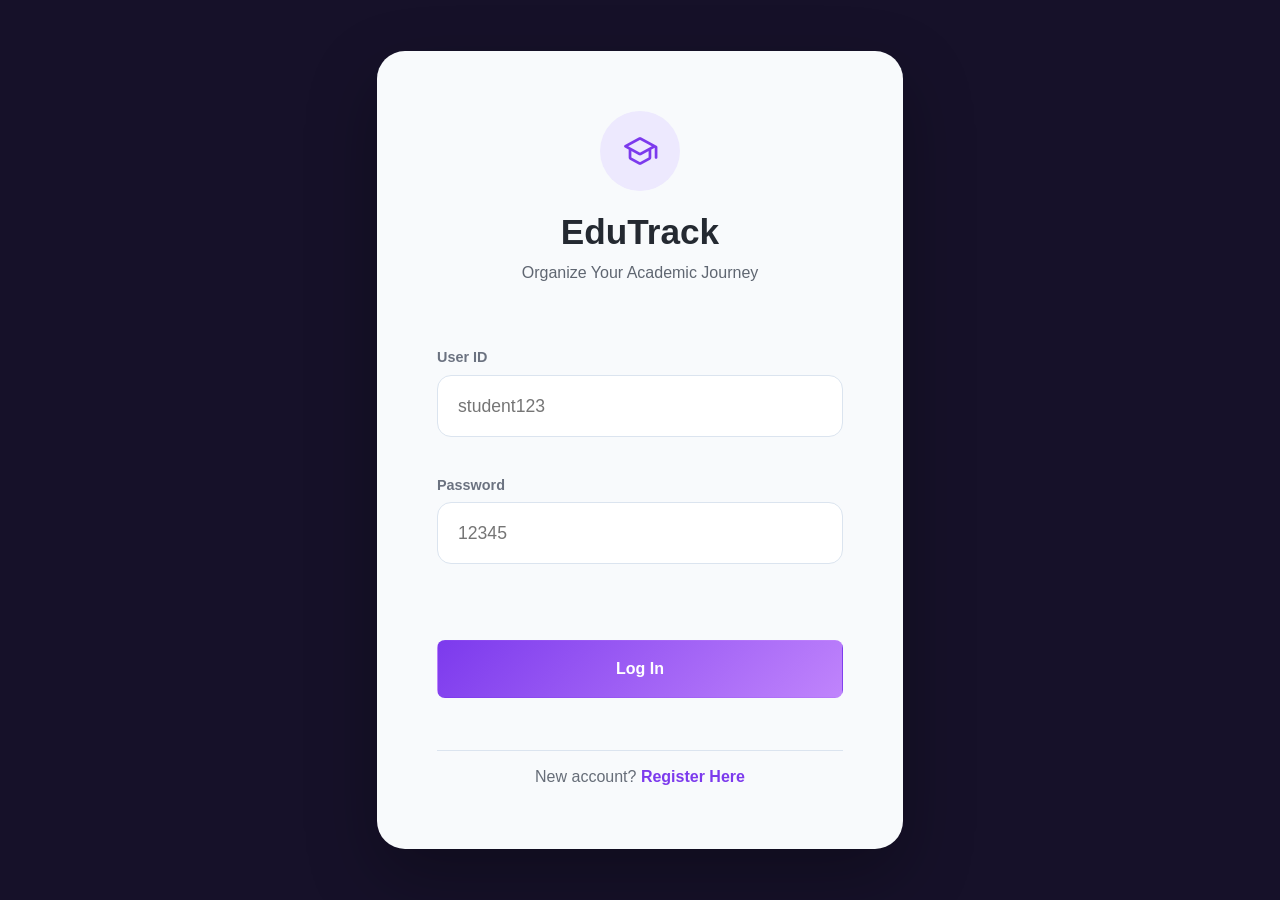
<file: index.html>
<!DOCTYPE html>
<html lang="en">
<head>
    <meta charset="UTF-8">
    <meta name="viewport" content="width=device-width, initial-scale=1.0">
    <meta name="description" content="IMS566 static student productivity dashboard prototype for academic monitoring, tasks, and class records.">
    <title>Login | EduTrack</title>
    <link rel="preconnect" href="https://fonts.googleapis.com">
    <link rel="preconnect" href="https://fonts.gstatic.com" crossorigin>
    <link href="https://fonts.googleapis.com/css2?family=Material+Symbols+Rounded:opsz,wght,FILL,GRAD@24,500,1,0" rel="stylesheet">
    <link rel="stylesheet" href="css/style.css">
    <script defer src="js/script.js"></script>
</head>
<body class="login-body simple-login">
    <main class="simple-login-card" aria-label="Student portal login">
        <div class="login-icon" aria-hidden="true">
            <span class="material-symbols-rounded">school</span>
        </div>
        <h1>EduTrack</h1>
        <p class="login-subtitle">Organize Your Academic Journey</p>

        <form onsubmit="event.preventDefault(); login();" class="login-form">
            <div class="form-group">
                <label class="form-label" for="username">User ID</label>
                <input class="form-control" id="username" name="username" autocomplete="username" placeholder="student123" required>
            </div>
            <div class="form-group">
                <label class="form-label" for="password">Password</label>
                <input class="form-control" id="password" name="password" type="password" autocomplete="current-password" placeholder="12345" required>
            </div>
            <p id="error" class="error-text" role="alert" aria-live="polite"></p>
            <button class="btn btn-primary w-100" type="submit">Log In</button>
        </form>

        <div class="login-divider"></div>
        <p class="register-line">New account? <a href="register.html">Register Here</a></p>
    </main>
</body>
</html>
</file>
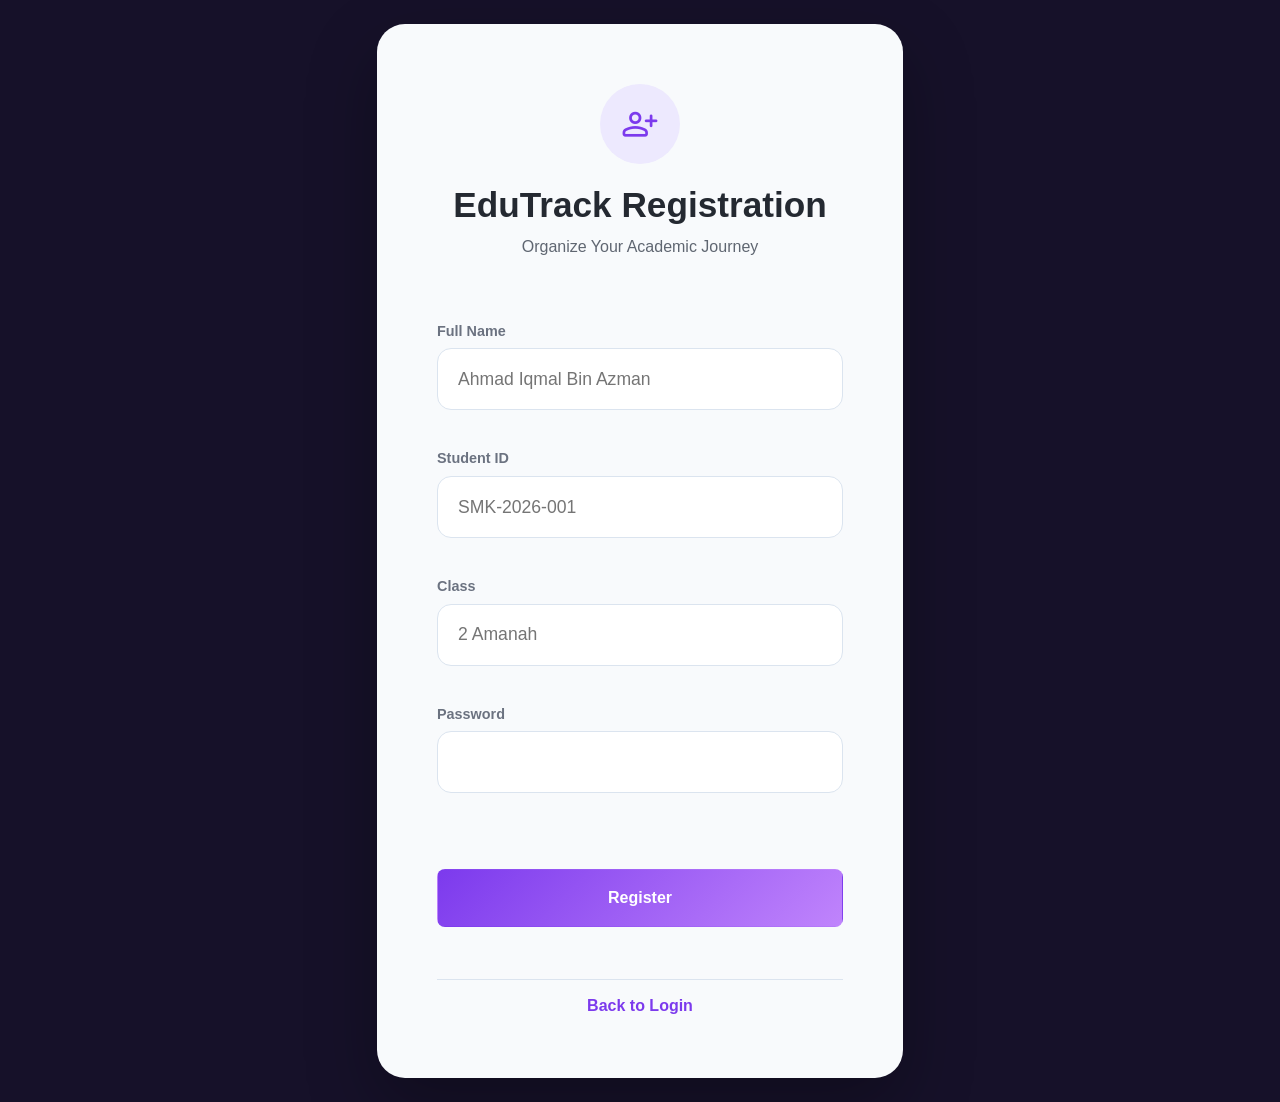
<file: register.html>
<!DOCTYPE html>
<html lang="en">
<head>
    <meta charset="UTF-8">
    <meta name="viewport" content="width=device-width, initial-scale=1.0">
    <meta name="description" content="Static registration form prototype for EduTrack.">
    <title>Register | EduTrack</title>
    <link rel="preconnect" href="https://fonts.googleapis.com">
    <link rel="preconnect" href="https://fonts.gstatic.com" crossorigin>
    <link href="https://fonts.googleapis.com/css2?family=Material+Symbols+Rounded:opsz,wght,FILL,GRAD@24,500,1,0" rel="stylesheet">
    <link rel="stylesheet" href="css/style.css">
    <script defer src="js/script.js"></script>
</head>
<body class="login-body simple-login">
    <main class="simple-login-card" aria-label="Registration prototype">
        <div class="login-icon" aria-hidden="true">
            <span class="material-symbols-rounded">person_add</span>
        </div>
        <h1>EduTrack Registration</h1>
        <p class="login-subtitle">Organize Your Academic Journey</p>

        <form onsubmit="registerDemoAccount(event)" class="login-form">
            <div class="form-group">
                <label class="form-label" for="fullName">Full Name</label>
                <input class="form-control" id="fullName" required placeholder="Ahmad Iqmal Bin Azman">
            </div>
            <div class="form-group">
                <label class="form-label" for="studentId">Student ID</label>
                <input class="form-control" id="studentId" required placeholder="SMK-2026-001">
            </div>
            <div class="form-group">
                <label class="form-label" for="className">Class</label>
                <input class="form-control" id="className" required placeholder="2 Amanah">
            </div>
            <div class="form-group">
                <label class="form-label" for="preferredPassword">Password</label>
                <input class="form-control" id="preferredPassword" type="password" required minlength="4">
            </div>
            <p id="registerNotice" class="error-text" role="status" aria-live="polite"></p>
            <button class="btn btn-primary w-100" type="submit">Register</button>
        </form>

        <div class="login-divider"></div>
        <p class="register-line"><a href="index.html">Back to Login</a></p>
    </main>
</body>
</html>
</file>
<file: css/style.css>
/* ==========================================================================
   IMS566 Individual Project - EduTrack
   ========================================================================== */

/* 
   VARIABLE CSS (TEMA CERAH): 
   Tempat simpan kod warna, bayang (shadow), dan radius secara global. 
   Senang untuk tukar satu tempat, semua komponen dalam web ikut berubah.
*/
:root {
    color-scheme: light;
    --primary: #7c3aed;
    --primary-dark: #5b21b6;
    --accent: #f59e0b;
    --success: #10b981;
    --warning: #f59e0b;
    --danger: #dc2626;
    --info: #7c3aed;
    --bg: #f5f7fb;
    --surface: #ffffff;
    --surface-soft: #f3efff;
    --text: #172033;
    --muted: #64748b;
    --border: #d9e2ec;
    --shadow: 0 10px 30px rgba(15, 23, 42, 0.08);
    --radius: 8px;
    --container: 1180px;
}

/* 
   VARIABLE CSS (TEMA GELAP / DARK MODE): 
   Aktif apabila aplikasi mengesan sistem bertukar ke tema gelap. 
   Semua warna latar belakang dipadamkan jadi gelap, warna tulisan jadi putih.
*/
[data-theme="dark"] {
    color-scheme: dark;
    --bg: #0f172a;
    --surface: #1e293b;
    --surface-soft: #2d2448;
    --text: #f8fafc;
    --muted: #cbd5e1;
    --border: #334155;
    --shadow: 0 18px 40px rgba(0, 0, 0, 0.28);
}

/* 
   GLOBAL RESET: 
   Memastikan saiz border dan padding dikira sekali dalam lebar kotak 
   supaya susunan layout tidak pecah atau lari.
*/
* {
    box-sizing: border-box;
}

/* 
   BODY STYLES: 
   Tetapan rupa asas untuk seluruh halaman web seperti font dan warna latar belakang.
*/
body {
    min-height: 100vh;
    margin: 0;
    background: var(--bg);
    color: var(--text);
    font-family: "Segoe UI", Arial, sans-serif;
    line-height: 1.5;
}

/* Mengatur halaman utama aplikasi menggunakan flexbox untuk susunan menegak */
body.app-body {
    display: flex;
    flex-direction: column;
}

/* Memastikan tulisan pautan (link) mengikut warna tulisan induknya */
a {
    color: inherit;
}

/* 
   SKIP LINK (ACCESSIBILITY): 
   Sangat bagus untuk mesra OKU. Pengguna keyboard boleh tekan butang 'Tab' 
   untuk skip menu atas dan terus pergi ke kandungan utama.
*/
.skip-link {
    position: absolute;
    left: -999px;
    top: 8px;
    z-index: 2000;
    padding: 10px 14px;
    background: var(--text);
    color: var(--surface);
    text-decoration: none;
    border-radius: var(--radius);
}

.skip-link:focus {
    left: 12px;
}

/* 
   LOGIN PAGE STYLES: 
   Gaya reka bentuk khusus untuk bahagian luar dan dalam kad log masuk / daftar.
*/
.login-body {
    min-height: 100vh;
    display: grid;
    place-items: center; /* Meletakkan kad login tepat di tengah skrin */
    padding: 24px;
    background: #161129;
}

.simple-login-card {
    width: min(526px, 100%);
    min-height: 680px;
    padding: 60px;
    border-radius: 28px;
    background: #f8fafc;
    color: #242931;
    box-shadow: 0 28px 70px rgba(0, 0, 0, 0.28);
}

.login-icon {
    width: 80px;
    height: 80px;
    display: grid;
    place-items: center;
    margin: 0 auto 22px;
    border-radius: 50%;
    background: #ede9fe;
    color: #7c3aed;
}

.login-icon .material-symbols-rounded {
    font-size: 38px;
}

.simple-login-card h1 {
    margin: 0;
    text-align: center;
    font-size: 2.2rem;
    line-height: 1.1;
}

.login-subtitle {
    margin: 10px 0 44px;
    text-align: center;
    color: #5f6671;
}

.login-form {
    display: grid;
    gap: 20px;
}

.form-group {
    margin-top: 18px;
}

.form-label {
    display: block;
    margin-bottom: 6px;
    font-size: 0.9rem;
    font-weight: 700;
    color: #6b7280;
}

.form-control {
    width: 100%;
    min-height: 62px;
    padding: 14px 20px;
    border: 1px solid #dbe4ef;
    border-radius: 14px;
    background: #ffffff;
    color: #242931;
    font: inherit;
    font-size: 1.1rem;
}

/* Memberi kesan warna biru/ungu cair pada border kotak input apabila ditekan */
.form-control:focus {
    outline: 3px solid rgba(15, 118, 110, 0.18);
    border-color: var(--primary);
}

.helper-text,
.text-muted {
    color: var(--muted);
}

.error-text {
    min-height: 22px;
    color: var(--danger);
    font-weight: 700;
    margin: 14px 0 0;
}

/* 
   BUTTONS STYLES: 
   Gaya butang utama (gradient ungu) dan butang sekunder (kelabu lembut).
*/
.btn {
    display: inline-flex;
    align-items: center;
    justify-content: center;
    gap: 8px;
    min-height: 58px;
    padding: 10px 16px;
    border: 1px solid transparent;
    border-radius: var(--radius);
    cursor: pointer;
    font: inherit;
    font-weight: 700;
    text-decoration: none;
}

.btn-primary {
    background: linear-gradient(135deg, #7c3aed, #c084fc);
    color: #ffffff;
}

.btn-primary:hover {
    background: var(--primary-dark);
}

.btn-secondary {
    background: var(--surface-soft);
    color: var(--text);
    border-color: var(--border);
}

.btn-link {
    color: var(--primary);
    font-weight: 700;
    text-decoration: none;
}

.login-divider {
    height: 1px;
    margin: 52px 0 14px;
    background: #dbe4ef;
}

.register-line {
    margin: 0;
    text-align: center;
    color: #666d78;
}

.register-line a {
    color: #7c3aed;
    font-weight: 800;
    text-decoration: none;
}

/* 
   NAVIGATION BAR (MENU ATAS): 
   Sistem navigasi utama web. Menggunakan 'position: sticky' supaya menu 
   sentiasa melekat di atas skrin walaupun pengguna skrol ke bawah.
*/
.navbar {
    position: sticky;
    top: 0;
    z-index: 1000;
    background: var(--surface);
    border-bottom: 1px solid var(--border);
    box-shadow: 0 4px 14px rgba(15, 23, 42, 0.04);
}

.nav-container {
    max-width: var(--container);
    margin: 0 auto;
    padding: 12px 20px;
    display: flex;
    align-items: center;
    justify-content: space-between;
    gap: 16px;
}

.nav-brand {
    display: flex;
    align-items: center;
    gap: 10px;
    color: var(--primary);
    font-weight: 800;
    text-decoration: none;
}

.brand-mark {
    width: 34px;
    height: 34px;
    display: grid;
    place-items: center;
    border-radius: var(--radius);
    background: var(--primary);
    color: #ffffff;
}

.nav-links {
    display: flex;
    align-items: center;
    gap: 8px;
}

.nav-item,
.theme-toggle-btn {
    min-height: 40px;
    padding: 8px 12px;
    border-radius: var(--radius);
    color: var(--text);
    text-decoration: none;
    font-weight: 700;
    font-size: 0.94rem;
    border: 0;
    background: transparent;
    cursor: pointer;
}

.icon-toggle {
    width: 42px;
    padding: 0;
    display: inline-grid;
    place-items: center;
}

.material-symbols-rounded {
    font-size: 22px;
    line-height: 1;
}

.inline-icon {
    margin-right: 8px;
    vertical-align: -4px;
}

.nav-item:hover,
.theme-toggle-btn:hover,
.active-link {
    background: var(--surface-soft);
    color: var(--primary);
}

.logout-btn {
    background: #fee2e2;
    color: #991b1b;
}

/* Menu Hamburger (3 baris) untuk paparan mobile. Di PC ia tersembunyi. */
.hamburger-toggle {
    display: none;
    width: 42px;
    height: 42px;
    border: 1px solid var(--border);
    border-radius: var(--radius);
    background: var(--surface);
    cursor: pointer;
}

.hamburger-toggle span {
    display: block;
    width: 20px;
    height: 2px;
    margin: 4px auto;
    background: var(--text);
}

/* 
   CONTAINER & DASHBOARD OVERRIDES: 
   Mengawal kelebaran kawasan kandungan utama dan warna latar belakang 
   mengikut mod tema aktif (Cerah/Gelap).
*/
.container {
    width: min(var(--container), calc(100% - 40px));
    margin: 32px auto;
    flex: 1;
}

.dashboard-page {
    background:
        radial-gradient(circle at top left, rgba(124, 58, 237, 0.12), transparent 28rem),
        var(--bg);
}

[data-theme="dark"] .navbar {
    background: rgba(15, 23, 42, 0.92);
    backdrop-filter: blur(16px);
    border-bottom-color: #24344d;
}

[data-theme="dark"] .nav-brand {
    color: #f8fafc;
}

[data-theme="dark"] .nav-item,
[data-theme="dark"] .theme-toggle-btn {
    color: #e2e8f0;
}

[data-theme="dark"] .dashboard-page .page-title h1,
[data-theme="dark"] .dashboard-page .page-title p {
    color: #f8fafc;
}

/* 
   FLOATING PANELS (KAD INFO UTAMA): 
   Kad hiasan dengan garisan tebal di sebelah kiri. 
   Mempunyai kesan pencahayaan linear-gradient yang pudar.
*/
.floating-panel {
    position: relative;
    overflow: hidden;
    background: var(--surface);
    color: var(--text);
    border-color: var(--border);
    border-left: 5px solid #8b5cf6;
    box-shadow: var(--shadow);
}

.floating-panel::before {
    content: "";
    position: absolute;
    inset: 0;
    pointer-events: none;
    background: linear-gradient(135deg, rgba(124, 58, 237, 0.08), transparent 34%);
}

.floating-panel .text-muted,
.floating-panel .metric-label {
    color: var(--muted);
}

[data-theme="dark"] .floating-panel {
    background: #1e293b;
    color: #ffffff;
    border-color: #334155;
    box-shadow: 0 22px 55px rgba(0, 0, 0, 0.28);
}

[data-theme="dark"] .floating-panel .text-muted,
[data-theme="dark"] .floating-panel .metric-label {
    color: #e2e8f0;
}

/* Variasi warna border kiri untuk kad mengikut kategori warna */
.accent-blue {
    border-left-color: #8b5cf6;
}

.accent-green {
    border-left-color: #10b981;
}

.accent-orange {
    border-left-color: #f59e0b;
}

.page-title {
    margin-bottom: 24px;
}

/* clamp() digunakan untuk memastikan teks tajuk mengecil secara automatik di telefon */
.page-title h1,
.page-title h2 {
    margin: 0 0 8px;
    font-size: clamp(1.7rem, 3vw, 2.45rem);
    letter-spacing: 0;
}

/* 
   GRID SYSTEM: 
   Mengawal susunan kotak secara grid. 
   grid-3 membahagikan kad kepada 3 lajur sebaris, manakala grid-2 membahagikan susunan tidak sekata (kiri lebar, kanan sempit).
*/
.grid {
    display: grid;
    gap: 20px;
}

.grid-3 {
    grid-template-columns: repeat(3, minmax(0, 1fr));
}

.grid-2 {
    grid-template-columns: minmax(0, 1.35fr) minmax(280px, 0.65fr);
}

.card-custom {
    background: var(--surface);
    border: 1px solid var(--border);
    border-radius: var(--radius);
    padding: 22px;
    box-shadow: var(--shadow);
}

/* Gaya teks metrik nombor statistik yang besar di dashboard */
.metric-label {
    margin: 0 0 8px;
    color: var(--muted);
    font-weight: 700;
}

.stat-number {
    margin: 0;
    font-size: clamp(1.7rem, 3vw, 2.4rem);
    line-height: 1.1;
    font-weight: 800;
}

.stat-blue {
    color: #7c3aed;
}

.stat-green {
    color: #10b981;
}

.stat-orange {
    color: #f59e0b;
}

/* 
   COUNTDOWN BANNER: 
   Banner pengiraan masa peperiksaan (contoh: Hitung detik SPM/Final Exam). 
   Mempunyai grid 4 kotak kecil untuk Hari, Jam, Minit, dan Saat.
*/
.countdown-banner {
    background: linear-gradient(135deg, #7c3aed, #a855f7);
    color: #ffffff;
    box-shadow: var(--shadow);
    border-left: 0;
}

.countdown-flex-wrapper {
    display: flex;
    justify-content: space-between;
    gap: 22px;
    align-items: center;
}

.countdown-title {
    margin: 0 0 4px;
    font-size: 1.1rem;
}

.countdown-subtitle {
    margin: 0;
    color: rgba(255, 255, 255, 0.82);
}

.countdown-timer-display {
    display: grid;
    grid-template-columns: repeat(4, 72px);
    gap: 10px;
}

.countdown-unit {
    text-align: center;
}

.countdown-box {
    display: block;
    padding: 10px 6px;
    border-radius: 12px;
    background: rgba(255, 255, 255, 0.2);
    font-size: 1.35rem;
    font-weight: 800;
}

.countdown-label {
    display: block;
    margin-top: 5px;
    color: rgba(255, 255, 255, 0.78);
}

/* 
   CUSTOM TABLES: 
   Jadual senarai tugasan / markah. Menggunakan overflow-x: auto 
   pada '.table-wrap' supaya jadual boleh dileret (scroll) ke tepi jika skrin telefon kecil.
*/
.table-wrap {
    overflow-x: auto;
}

.table-custom {
    width: 100%;
    border-collapse: collapse;
    min-width: 660px;
}

.table-custom th,
.table-custom td {
    padding: 14px 12px;
    border-bottom: 1px solid var(--border);
    text-align: left;
    vertical-align: top;
}

.table-custom th {
    background: var(--surface-soft);
    color: var(--text);
    font-size: 0.86rem;
}

.floating-panel .table-custom th {
    background: transparent;
    color: var(--text);
}

.floating-panel .table-custom td,
.floating-panel .table-custom th {
    border-bottom-color: var(--border);
}

[data-theme="dark"] .floating-panel .table-custom th {
    color: #e2e8f0;
}

[data-theme="dark"] .floating-panel .table-custom td,
[data-theme="dark"] .floating-panel .table-custom th {
    border-bottom-color: #3b4b63;
}

/* Mengubah latar baris jadual apabila kursor tetikus melintasi baris tersebut */
.table-custom tr:hover td {
    background: rgba(15, 118, 110, 0.05);
}

/* 
   STATUS BADGES & PROGRESS BAR: 
   Lencana status berwarna (cth: Hijau untuk Selesai, Merah untuk Gagal) 
   dan bar kemajuan aktiviti akademik.
*/
.badge {
    display: inline-flex;
    align-items: center;
    min-height: 26px;
    padding: 4px 9px;
    border-radius: var(--radius);
    font-size: 0.8rem;
    font-weight: 800;
    white-space: nowrap;
}

.badge-success {
    background: #dcfce7;
    color: #166534;
}

.badge-warning {
    background: #fef3c7;
    color: #92400e;
}

.badge-info {
    background: #ede9fe;
    color: #5b21b6;
}

.badge-danger {
    background: #fee2e2;
    color: #991b1b;
}

.progress-container {
    height: 12px;
    border-radius: 999px;
    overflow: hidden;
    background: var(--surface-soft);
}

.progress-bar {
    height: 100%;
    border-radius: 999px;
    background: linear-gradient(90deg, #7c3aed, #c084fc);
}

.chart-box {
    position: relative;
    height: 210px;
}

/* 
   LISTS & LIST ITEMS: 
   Susunan untuk komponen pencapaian gred pelajar dan ringkasan kad mini tugasan.
*/
.achievement-list,
.task-summary {
    display: grid;
    gap: 14px;
}

.achievement-item,
.task-card {
    padding: 14px;
    border: 1px solid var(--border);
    border-radius: var(--radius);
    background: var(--surface-soft);
}

.floating-panel .achievement-item,
.mini-insight {
    background: var(--surface-soft);
    border-color: var(--border);
}

[data-theme="dark"] .floating-panel .achievement-item,
[data-theme="dark"] .mini-insight {
    background: rgba(15, 23, 42, 0.38);
    border-color: #3b4b63;
}

.mentor-card {
    display: grid;
    align-content: start;
    gap: 16px;
}

.mini-insight {
    display: flex;
    gap: 12px;
    align-items: center;
    padding: 14px;
    border: 1px solid var(--border);
    border-radius: var(--radius);
}

.mini-insight .material-symbols-rounded {
    color: #a855f7;
    font-size: 30px;
}

.task-overview-grid {
    grid-template-columns: minmax(0, 1.3fr) minmax(280px, 0.7fr);
    align-items: stretch;
}

.task-distribution-card .chart-box {
    height: 330px;
}

.completion-card {
    display: grid;
    align-content: center;
}

.completion-rate {
    font-size: clamp(4rem, 8vw, 7rem);
    letter-spacing: 0;
}

/* 
   TASK ACTIONS: 
   Mengawal butang berikon bulat untuk mengesahkan atau memadam tugasan. 
   Menyediakan fungsi coretan teks (.task-row-completed) apabila kerja sudah siap.
*/
.task-actions {
    display: flex;
    gap: 8px;
}

.icon-action {
    width: 34px;
    height: 34px;
    display: inline-grid;
    place-items: center;
    border: 0;
    border-radius: 50%;
    cursor: pointer;
    color: #ffffff;
}

.icon-action.success {
    background: #16a34a;
}

.icon-action.danger {
    background: #dc2626;
}

.icon-action.neutral {
    background: #64748b;
}

.task-row-completed td {
    background: rgba(22, 163, 74, 0.08);
}

.task-row-completed td:first-child {
    text-decoration: line-through;
    color: var(--muted);
}

.task-row-missed td {
    background: rgba(220, 38, 38, 0.08);
}

/* 
   SUBJECT: 
   warna khas mengikut subjek sekolah 
   (cth: Matematik - ungu, Sains - hijau, BM - kuning, Sejarah - merah).
*/
.subject-chip {
    display: inline-flex;
    min-height: 30px;
    align-items: center;
    padding: 5px 10px;
    border-radius: 999px;
    font-weight: 800;
    font-size: 0.82rem;
    white-space: nowrap;
}

.subject-chip.math {
    background: #ede9fe;
    color: #5b21b6;
}

.subject-chip.science {
    background: #dcfce7;
    color: #166534;
}

.subject-chip.english {
    background: #fae8ff;
    color: #86198f;
}

.subject-chip.bm {
    background: #fef3c7;
    color: #92400e;
}

.subject-chip.history {
    background: #fee2e2;
    color: #991b1b;
}

.subject-chip.koko {
    background: #f3e8ff;
    color: #6b21a8;
}

.subject-chip.mentor {
    background: #ede9fe;
    color: #5b21b6;
}

/* 
   JADUAL WAKTU KELAS: 
   'position: sticky' pada '.day-label' membolehkan nama hari kekal kelihatan di kiri semasa diskrol.
*/
.timetable-showcase-card {
    overflow: hidden;
}

.timetable-showcase {
    display: grid;
    grid-template-columns: minmax(0, 1fr) 300px;
    gap: 22px;
    align-items: stretch;
}

.schedule-scroll {
    overflow-x: auto;
    padding-bottom: 6px;
}

.schedule-board {
    min-width: 860px;
    display: grid;
    grid-template-columns: 112px repeat(6, minmax(108px, 1fr));
    gap: 10px;
}

.schedule-corner,
.time-slot,
.day-label,
.schedule-block {
    min-height: 62px;
    display: flex;
    align-items: center;
    justify-content: center;
    border-radius: 14px;
    text-align: center;
}

.schedule-corner,
.time-slot {
    min-height: 46px;
    background: var(--surface-soft);
    color: var(--primary);
    font-weight: 900;
}

.recess-time {
    background: #fff7ed;
    color: #c2410c;
}

.day-label {
    position: sticky;
    left: 0;
    z-index: 2;
    justify-content: flex-start;
    padding: 0 14px;
    background: linear-gradient(135deg, #7c3aed, #a855f7);
    color: #ffffff;
    font-weight: 900;
    box-shadow: 8px 0 16px rgba(124, 58, 237, 0.08);
}

.schedule-block {
    padding: 10px;
    border: 1px solid transparent;
    font-size: 0.86rem;
    font-weight: 800;
    line-height: 1.2;
}

.schedule-block.math {
    background: #ede9fe;
    color: #5b21b6;
}

.schedule-block.science {
    background: #dcfce7;
    color: #166534;
}

.schedule-block.english {
    background: #fae8ff;
    color: #86198f;
}

.schedule-block.bm {
    background: #fef3c7;
    color: #92400e;
}

.schedule-block.history {
    background: #fee2e2;
    color: #991b1b;
}

.schedule-block.koko {
    background: #f3e8ff;
    color: #6b21a8;
}

.schedule-block.mentor {
    background: #e0e7ff;
    color: #3730a3;
}

.schedule-block.assembly,
.schedule-block.reading {
    background: #f1f5f9;
    color: #475569;
}

.schedule-block.recess {
    background: linear-gradient(135deg, #fb923c, #f97316);
    color: #ffffff;
}

/* 
   CALENDAR WIDGET: 
   Gaya kalendar interaktif untuk melihat tarikh aktiviti bulanan. 
   '.calendar-grid' disusun menggunakan 7 lajur (mewakili Ahad hingga Sabtu).
*/
.calendar-widget {
    display: grid;
    align-content: start;
    gap: 18px;
    padding: 22px;
    border-radius: 22px;
    background: linear-gradient(180deg, #fff7fb, #faf5ff);
    border: 1px solid #eadcff;
}

.calendar-widget-header {
    display: flex;
    justify-content: space-between;
    gap: 14px;
    align-items: center;
}

.calendar-widget-header h3 {
    margin: 2px 0 0;
    font-size: 1.45rem;
}

.calendar-widget-header .material-symbols-rounded {
    width: 44px;
    height: 44px;
    display: grid;
    place-items: center;
    border-radius: 14px;
    background: #7c3aed;
    color: #ffffff;
}

.calendar-grid {
    display: grid;
    grid-template-columns: repeat(7, 1fr);
    gap: 8px;
    text-align: center;
}

.calendar-grid span,
.calendar-grid em {
    min-width: 28px;
    min-height: 28px;
    display: grid;
    place-items: center;
    border-radius: 50%;
    font-style: normal;
    font-size: 0.84rem;
}

.calendar-grid .calendar-day-label {
    color: var(--primary);
    font-weight: 900;
}

.calendar-grid em {
    color: #cbd5e1;
}

.calendar-grid .today {
    background: #7c3aed;
    color: #ffffff;
    font-weight: 900;
}

.calendar-grid .event-day {
    background: #fef3c7;
    color: #92400e;
    font-weight: 900;
}

.today-agenda {
    display: grid;
    gap: 8px;
}

.today-agenda h4,
.today-agenda p {
    margin: 0;
}

.today-agenda p {
    padding: 10px 12px;
    border-radius: 12px;
    background: rgba(124, 58, 237, 0.08);
    color: var(--text);
}

[data-theme="dark"] .calendar-widget {
    background: linear-gradient(180deg, #2d2448, #1e293b);
    border-color: #4c3a75;
}

[data-theme="dark"] .schedule-corner,
[data-theme="dark"] .time-slot {
    background: #2d2448;
}

[data-theme="dark"] .schedule-block.assembly,
[data-theme="dark"] .schedule-block.reading {
    background: #263449;
    color: #dbe4ef;
}

[data-theme="dark"] .today-agenda p {
    background: rgba(192, 132, 252, 0.12);
    color: #f8fafc;
}

.achievement-item h3,
.task-card h3 {
    margin: 8px 0 2px;
    font-size: 1rem;
}

/* 
   USER PROFILE SECTION: 
   Menyediakan susunan kad profil pelajar termasuk gambar berbentuk bulatan penuh 
   ('.avatar-container') dan maklumat peribadi dalam bentuk grid 3 lajur.
*/
.profile-header {
    display: grid;
    grid-template-columns: auto 1fr;
    gap: 20px;
    align-items: center;
}

.avatar-container {
    width: 96px;
    height: 96px;
    display: grid;
    place-items: center;
    border-radius: 50%;
    background: var(--surface-soft);
    border: 3px solid var(--primary);
    overflow: hidden;
}

.avatar-container img {
    width: 100%;
    height: 100%;
    object-fit: cover;
}

.profile-name {
    margin: 0;
    font-size: 1.6rem;
}

.profile-meta-grid {
    display: grid;
    grid-template-columns: repeat(3, minmax(0, 1fr));
    gap: 16px;
    margin-top: 18px;
}

.meta-label {
    display: block;
    margin-bottom: 3px;
    color: var(--muted);
    font-size: 0.76rem;
    font-weight: 800;
    text-transform: uppercase;
}

.meta-value,
.meta-value-link {
    color: var(--text);
    font-weight: 800;
}

.meta-value-link {
    color: var(--primary);
    text-decoration: underline;
    text-underline-offset: 4px;
}

.registration-grid {
    display: grid;
    grid-template-columns: repeat(2, minmax(0, 1fr));
    gap: 14px;
}

/* FOOTER SECTION: Bahagian paling bawah aplikasi */
footer {
    margin-top: auto;
    padding: 24px 20px;
    text-align: center;
    color: var(--muted);
    background: var(--surface);
    border-top: 1px solid var(--border);
}

/* 
   UTILITY CLASSES: 
   Kelas bantuan pantas bersaiz kecil untuk mengurus jarak (margin/gap) dan susunan flexbox 
   tanpa perlu membina kelas baru di CSS (mirip konsep Tailwind CSS).
*/
.d-flex {
    display: flex;
}

.justify-content-between {
    justify-content: space-between;
}

.align-items-center {
    align-items: center;
}

.gap-2 {
    gap: 8px;
}

.mt-2 {
    margin-top: 8px;
}

.mt-3 {
    margin-top: 12px;
}

.mt-4 {
    margin-top: 20px;
}

.mb-0 {
    margin-bottom: 0;
}

.mb-3 {
    margin-bottom: 12px;
}

.mb-4 {
    margin-bottom: 20px;
}

.w-100 {
    width: 100%;
}

.text-center {
    text-align: center;
}

/* 
   MEDIA QUERIES (RESPONSIVE DESIGN): 
   Mengawal susunan elemen paparan mengikut saiz peranti pengguna.
*/

/* APABILA SKRIN KURANG DARIPADA 900PX (TABLET): 
   Mengubah susunan kad multi-kolum menjadi satu kolum menegak ke bawah.
*/
@media (max-width: 900px) {
    .login-shell,
    .grid-2,
    .grid-3,
    .task-overview-grid,
    .registration-grid,
    .profile-meta-grid {
        grid-template-columns: 1fr;
    }

    .countdown-flex-wrapper {
        align-items: flex-start;
        flex-direction: column;
    }

    .timetable-showcase {
        grid-template-columns: 1fr;
    }

    .calendar-widget {
        max-width: 420px;
    }
}

/* APABILA SKRIN KURANG DARIPADA 720PX (SMARTPHONE): 
   Mengaktifkan menu hamburger mudah alih, menyembunyikan link navigasi asal 
   (melainkan ditambahkan class '.open' guna JavaScript), serta mengecilkan saiz kotak jadual/kad log masuk.
*/
@media (max-width: 720px) {
    .hamburger-toggle {
        display: block;
    }

    .nav-container {
        align-items: flex-start;
        flex-wrap: wrap;
    }

    .nav-links {
        display: none;
        width: 100%;
        flex-direction: column;
        align-items: stretch;
        padding-top: 12px;
    }

    .nav-links.open {
        display: flex;
    }

    .nav-item,
    .theme-toggle-btn {
        width: 100%;
        text-align: left;
    }

    .container {
        width: min(100% - 28px, var(--container));
        margin-top: 22px;
    }

    .login-body {
        padding: 14px;
    }

    .simple-login-card {
        min-height: auto;
        padding: 34px 24px;
        border-radius: 22px;
    }

    .countdown-timer-display {
        width: 100%;
        grid-template-columns: repeat(2, minmax(0, 1fr));
    }

    .task-distribution-card .chart-box {
        height: 260px;
    }

    .completion-rate {
        font-size: clamp(3.5rem, 18vw, 5.5rem);
    }

    .profile-header {
        grid-template-columns: 1fr;
        text-align: center;
    }

    .schedule-board {
        min-width: 760px;
        grid-template-columns: 96px repeat(6, minmax(96px, 1fr));
        gap: 8px;
    }

    .schedule-corner,
    .time-slot,
    .day-label,
    .schedule-block {
        min-height: 54px;
        border-radius: 12px;
    }

    .schedule-block {
        font-size: 0.78rem;
    }

    .calendar-widget {
        max-width: none;
        padding: 18px;
        border-radius: 18px;
    }

    .avatar-container {
        margin: 0 auto;
    }
}
</file>
